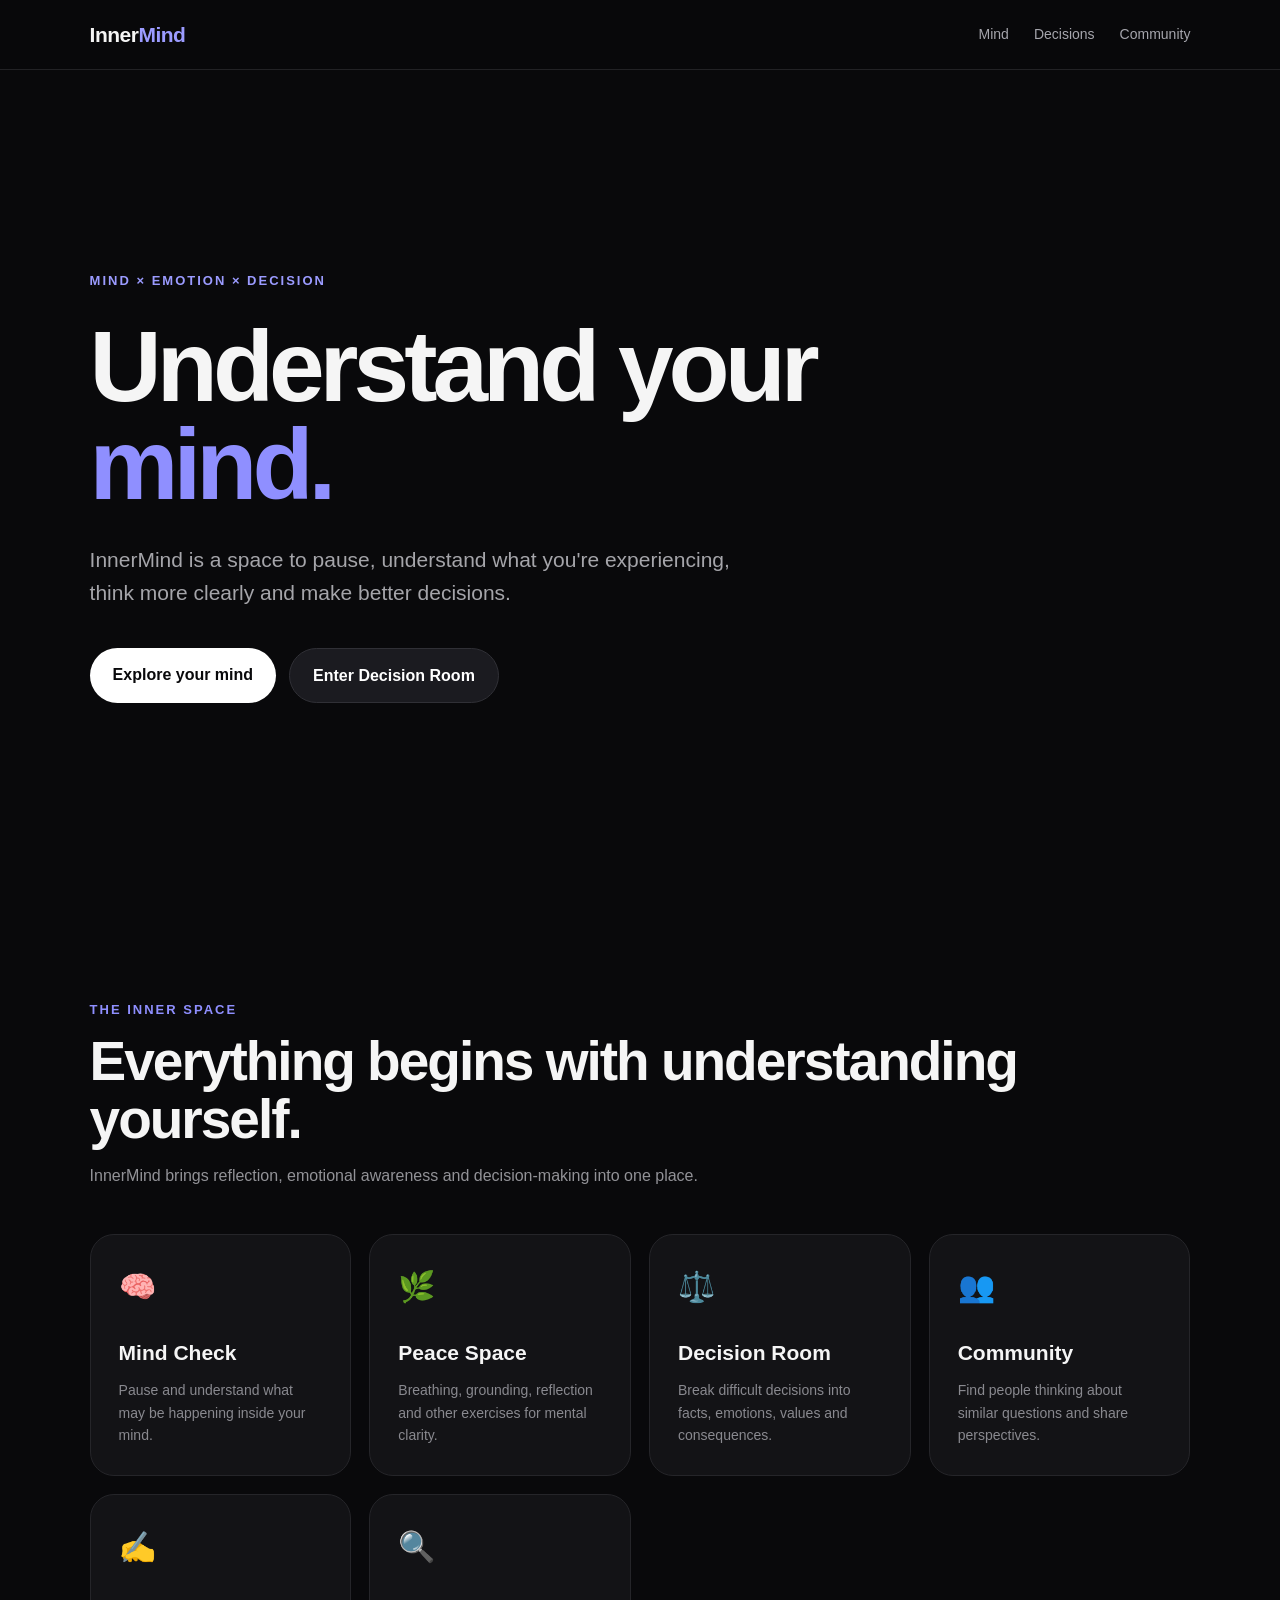
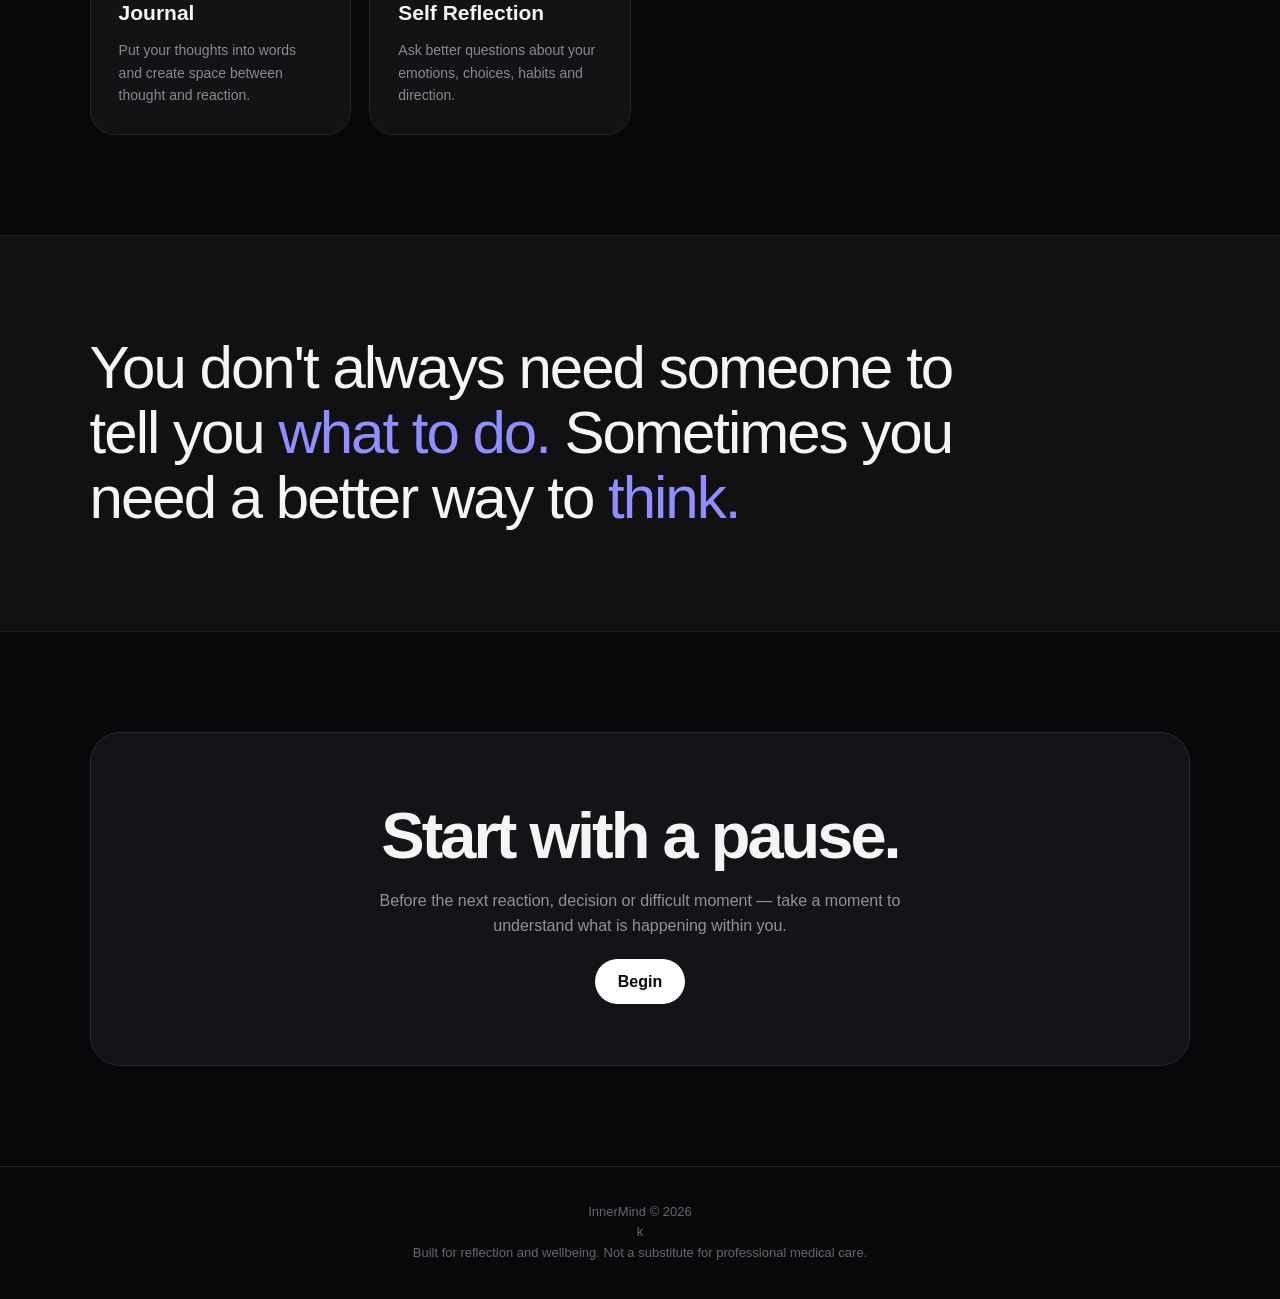
<file: index.html>
<!DOCTYPE html>
<html lang="en">

<head>
    <meta charset="UTF-8">

    <meta name="viewport"
          content="width=device-width, initial-scale=1.0">

    <meta name="description"
          content="InnerMind — a space to understand your mind and make better decisions.">

    <title>InnerMind</title>

    <style>

        * {
            box-sizing: border-box;
            margin: 0;
            padding: 0;
        }

        html {
            scroll-behavior: smooth;
        }

        body {
            font-family:
                -apple-system,
                BlinkMacSystemFont,
                "Segoe UI",
                Arial,
                sans-serif;

            background: #09090b;
            color: #f5f5f5;
            line-height: 1.6;
        }

        a {
            color: inherit;
            text-decoration: none;
        }

        button {
            font: inherit;
        }

        /* =========================
           NAVIGATION
        ========================= */

        .navbar {
            position: sticky;
            top: 0;
            z-index: 100;

            height: 70px;

            display: flex;
            align-items: center;
            justify-content: space-between;

            padding: 0 7%;

            background: rgba(9, 9, 11, 0.88);

            backdrop-filter: blur(18px);

            border-bottom: 1px solid #222225;
        }

        .brand {
            font-size: 21px;
            font-weight: 700;
            letter-spacing: -0.5px;
        }

        .brand-mark {
            color: #9b9bff;
        }

        .nav-links {
            display: flex;
            gap: 25px;
        }

        .nav-links a {
            color: #a6a6ad;
            font-size: 14px;
            transition: 0.2s;
        }

        .nav-links a:hover {
            color: white;
        }

        /* =========================
           HERO
        ========================= */

        .hero {
            min-height: calc(100vh - 70px);

            display: flex;
            align-items: center;

            padding: 80px 7%;

            max-width: 1400px;
            margin: auto;
        }

        .hero-content {
            max-width: 850px;
        }

        .eyebrow {
            display: inline-block;

            color: #9b9bff;

            font-size: 13px;
            font-weight: 600;

            letter-spacing: 2px;

            margin-bottom: 25px;
        }

        .hero h1 {
            font-size: clamp(48px, 9vw, 100px);

            line-height: 0.98;

            letter-spacing: -5px;

            margin-bottom: 30px;
        }

        .hero h1 span {
            color: #8f8fff;
        }

        .hero-description {
            max-width: 650px;

            color: #a5a5aa;

            font-size: clamp(17px, 2vw, 21px);

            margin-bottom: 38px;
        }

        .hero-buttons {
            display: flex;
            gap: 13px;
            flex-wrap: wrap;
        }

        .button {
            border: none;

            padding: 14px 23px;

            border-radius: 100px;

            cursor: pointer;

            font-weight: 600;

            transition:
                transform 0.2s,
                opacity 0.2s;
        }

        .button:hover {
            transform: translateY(-2px);
            opacity: 0.9;
        }

        .button-primary {
            background: white;
            color: #09090b;
        }

        .button-secondary {
            background: #1b1b20;
            color: white;

            border: 1px solid #303036;
        }

        /* =========================
           SECTIONS
        ========================= */

        section {
            max-width: 1400px;
            margin: auto;

            padding: 100px 7%;
        }

        .section-label {
            color: #8f8fff;

            font-size: 13px;
            font-weight: 700;

            letter-spacing: 2px;

            margin-bottom: 12px;
        }

        .section-title {
            font-size: clamp(34px, 5vw, 55px);

            line-height: 1.05;

            letter-spacing: -2px;

            margin-bottom: 15px;
        }

        .section-description {
            max-width: 650px;

            color: #929297;

            margin-bottom: 45px;
        }

        /* =========================
           FEATURE CARDS
        ========================= */

        .feature-grid {
            display: grid;

            grid-template-columns:
                repeat(auto-fit, minmax(230px, 1fr));

            gap: 18px;
        }

        .feature-card {
            background: #131316;

            border: 1px solid #252529;

            border-radius: 24px;

            padding: 28px;

            min-height: 230px;

            transition:
                transform 0.25s,
                border-color 0.25s;
        }

        .feature-card:hover {
            transform: translateY(-5px);
            border-color: #44444c;
        }

        .feature-icon {
            font-size: 30px;

            margin-bottom: 25px;
        }

        .feature-card h3 {
            font-size: 21px;

            margin-bottom: 10px;
        }

        .feature-card p {
            color: #89898f;

            font-size: 14px;
        }

        /* =========================
           PHILOSOPHY
        ========================= */

        .philosophy {
            background: #111114;

            border-top: 1px solid #202024;
            border-bottom: 1px solid #202024;
        }

        .quote {
            max-width: 900px;

            font-size: clamp(30px, 5vw, 60px);

            line-height: 1.08;

            letter-spacing: -2px;
        }

        .quote span {
            color: #8f8fff;
        }

        /* =========================
           CTA
        ========================= */

        .cta {
            text-align: center;
        }

        .cta-box {
            background: #141418;

            border: 1px solid #29292f;

            border-radius: 30px;

            padding: 70px 30px;
        }

        .cta-box h2 {
            font-size: clamp(35px, 6vw, 65px);

            line-height: 1;

            letter-spacing: -3px;

            margin-bottom: 20px;
        }

        .cta-box p {
            color: #929297;

            max-width: 550px;

            margin: 0 auto 30px;
        }

        /* =========================
           FOOTER
        ========================= */

        footer {
            border-top: 1px solid #222225;

            padding: 35px 7%;

            color: #66666c;

            text-align: center;

            font-size: 13px;
        }

        /* =========================
           MOBILE
        ========================= */

        @media (max-width: 700px) {

            .navbar {
                padding: 0 5%;
            }

            .nav-links {
                display: none;
            }

            .hero {
                padding:
                    60px 5%
                    80px;
            }

            .hero h1 {
                letter-spacing: -3px;
            }

            section {
                padding:
                    75px 5%;
            }

            .feature-card {
                min-height: auto;
            }
        }

    </style>
</head>


<body>


<!-- =========================
     NAVIGATION
========================= -->

<header class="navbar">

    <a href="#" class="brand">
        Inner<span class="brand-mark">Mind</span>
    </a>

    <nav class="nav-links">

        <a href="#mind">
            Mind
        </a>

        <a href="#decision">
            Decisions
        </a>

        <a href="#community">
            Community
        </a>

    </nav>

</header>


<!-- =========================
     HERO
========================= -->

<main>

<section class="hero">

    <div class="hero-content">

        <div class="eyebrow">
            MIND × EMOTION × DECISION
        </div>

        <h1>
            Understand your
            <span>mind.</span>
        </h1>

        <p class="hero-description">
            InnerMind is a space to pause,
            understand what you're experiencing,
            think more clearly and make better decisions.
        </p>

        <div class="hero-buttons">

            <a
                href="#mind"
                class="button button-primary"
            >
                Explore your mind
            </a>

            <a
                href="#decision"
                class="button button-secondary"
            >
                Enter Decision Room
            </a>

        </div>

    </div>

</section>


<!-- =========================
     CORE FEATURES
========================= -->

<section id="mind">

    <div class="section-label">
        THE INNER SPACE
    </div>

    <h2 class="section-title">
        Everything begins with
        understanding yourself.
    </h2>

    <p class="section-description">
        InnerMind brings reflection,
        emotional awareness and decision-making
        into one place.
    </p>


    <div class="feature-grid">


        <article class="feature-card">

            <div class="feature-icon">
                🧠
            </div>

            <h3>
                Mind Check
            </h3>

            <p>
                Pause and understand
                what may be happening
                inside your mind.
            </p>

        </article>


        <article class="feature-card">

            <div class="feature-icon">
                🌿
            </div>

            <h3>
                Peace Space
            </h3>

            <p>
                Breathing, grounding,
                reflection and other
                exercises for mental clarity.
            </p>

        </article>


        <article
            class="feature-card"
            id="decision"
        >

            <div class="feature-icon">
                ⚖️
            </div>

            <h3>
                Decision Room
            </h3>

            <p>
                Break difficult decisions
                into facts, emotions,
                values and consequences.
            </p>

        </article>


        <article
            class="feature-card"
            id="community"
        >

            <div class="feature-icon">
                👥
            </div>

            <h3>
                Community
            </h3>

            <p>
                Find people thinking about
                similar questions and
                share perspectives.
            </p>

        </article>


        <article class="feature-card">

            <div class="feature-icon">
                ✍️
            </div>

            <h3>
                Journal
            </h3>

            <p>
                Put your thoughts into words
                and create space between
                thought and reaction.
            </p>

        </article>


        <article class="feature-card">

            <div class="feature-icon">
                🔍
            </div>

            <h3>
                Self Reflection
            </h3>

            <p>
                Ask better questions about
                your emotions, choices,
                habits and direction.
            </p>

        </article>


    </div>

</section>


<!-- =========================
     PHILOSOPHY
========================= -->

<section class="philosophy">

    <div class="quote">

        You don't always need
        someone to tell you
        <span>what to do.</span>

        Sometimes you need
        a better way to
        <span>think.</span>

    </div>

</section>


<!-- =========================
     CTA
========================= -->

<section class="cta">

    <div class="cta-box">

        <h2>
            Start with a pause.
        </h2>

        <p>
            Before the next reaction,
            decision or difficult moment —
            take a moment to understand
            what is happening within you.
        </p>

        <a
            href="#mind"
            class="button button-primary"
        >
            Begin
        </a>

    </div>

</section>

</main>


<!-- =========================
     FOOTER
========================= -->

<footer>

    <div>
        InnerMind © 2026
    </div>k

    <br>

    <div>
        Built for reflection and wellbeing.
        Not a substitute for professional medical care.
    </div>

</footer>


</body>

  </html>
</file>
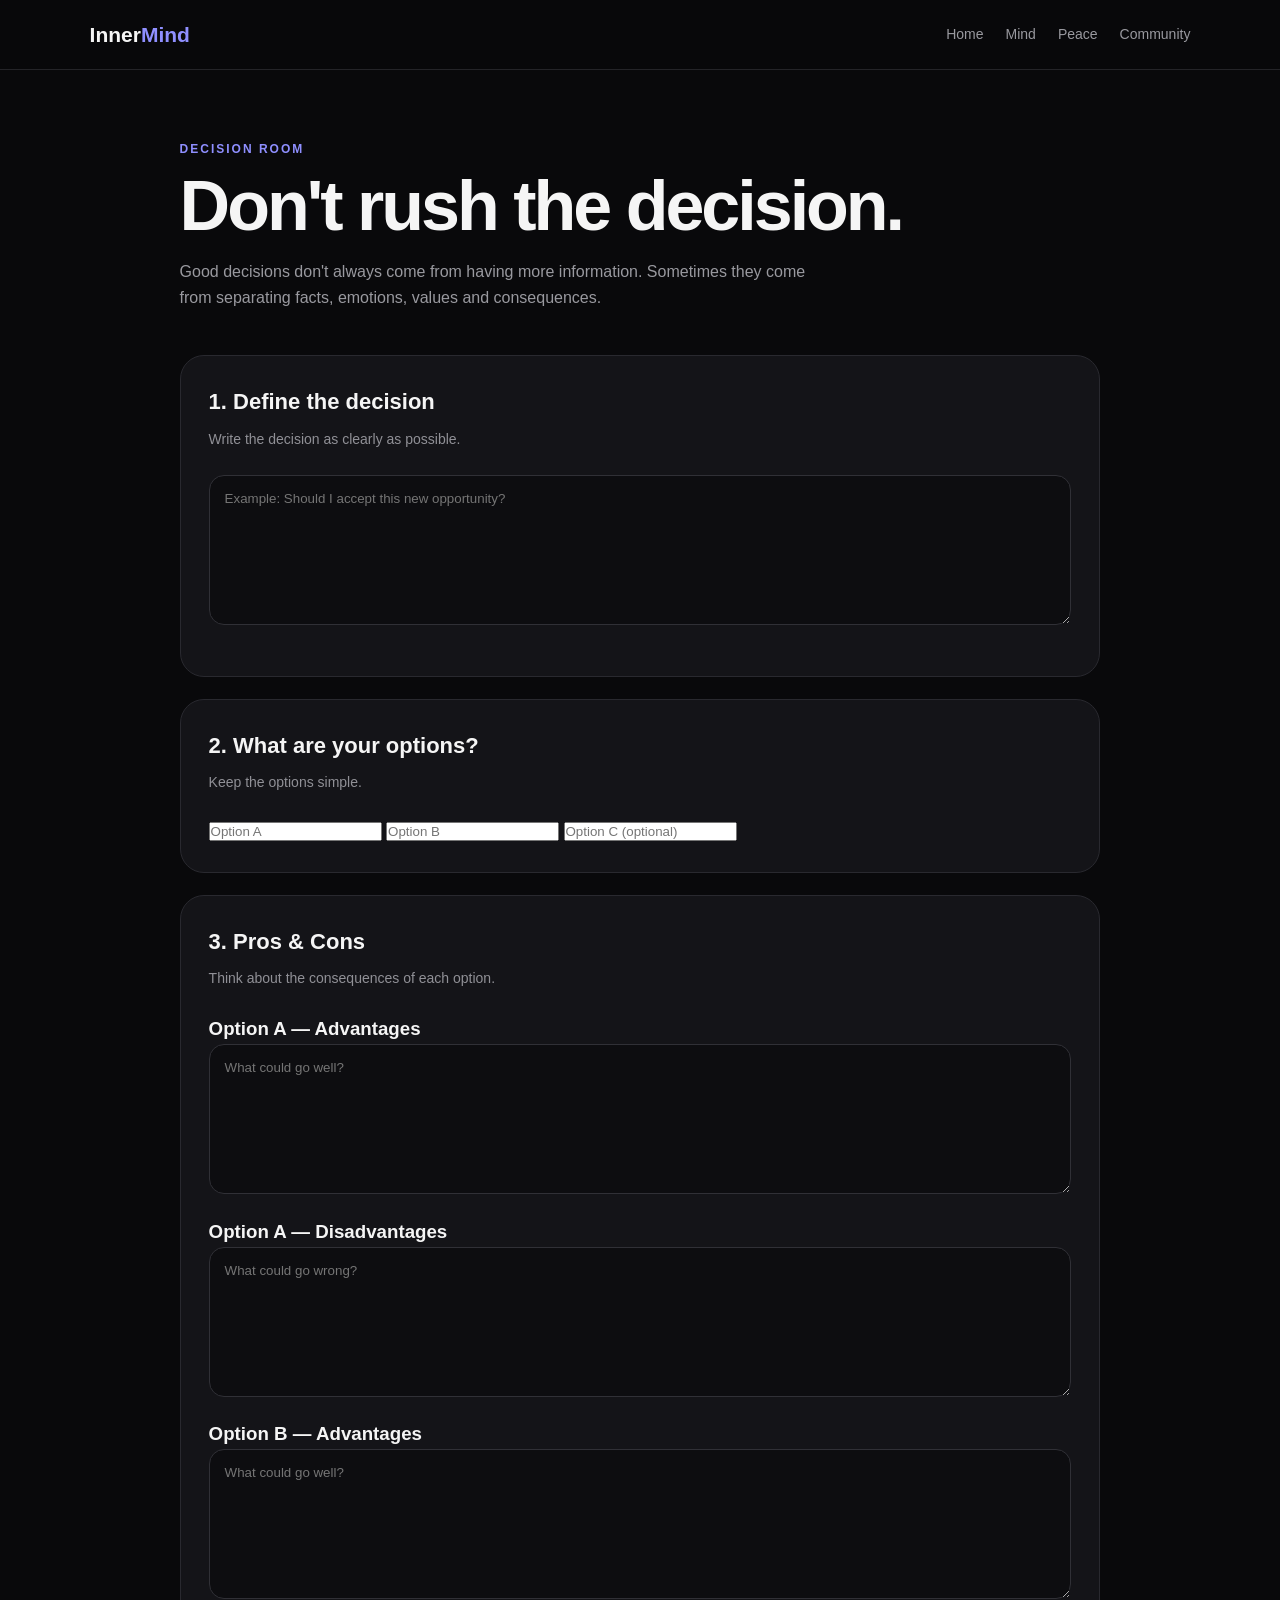
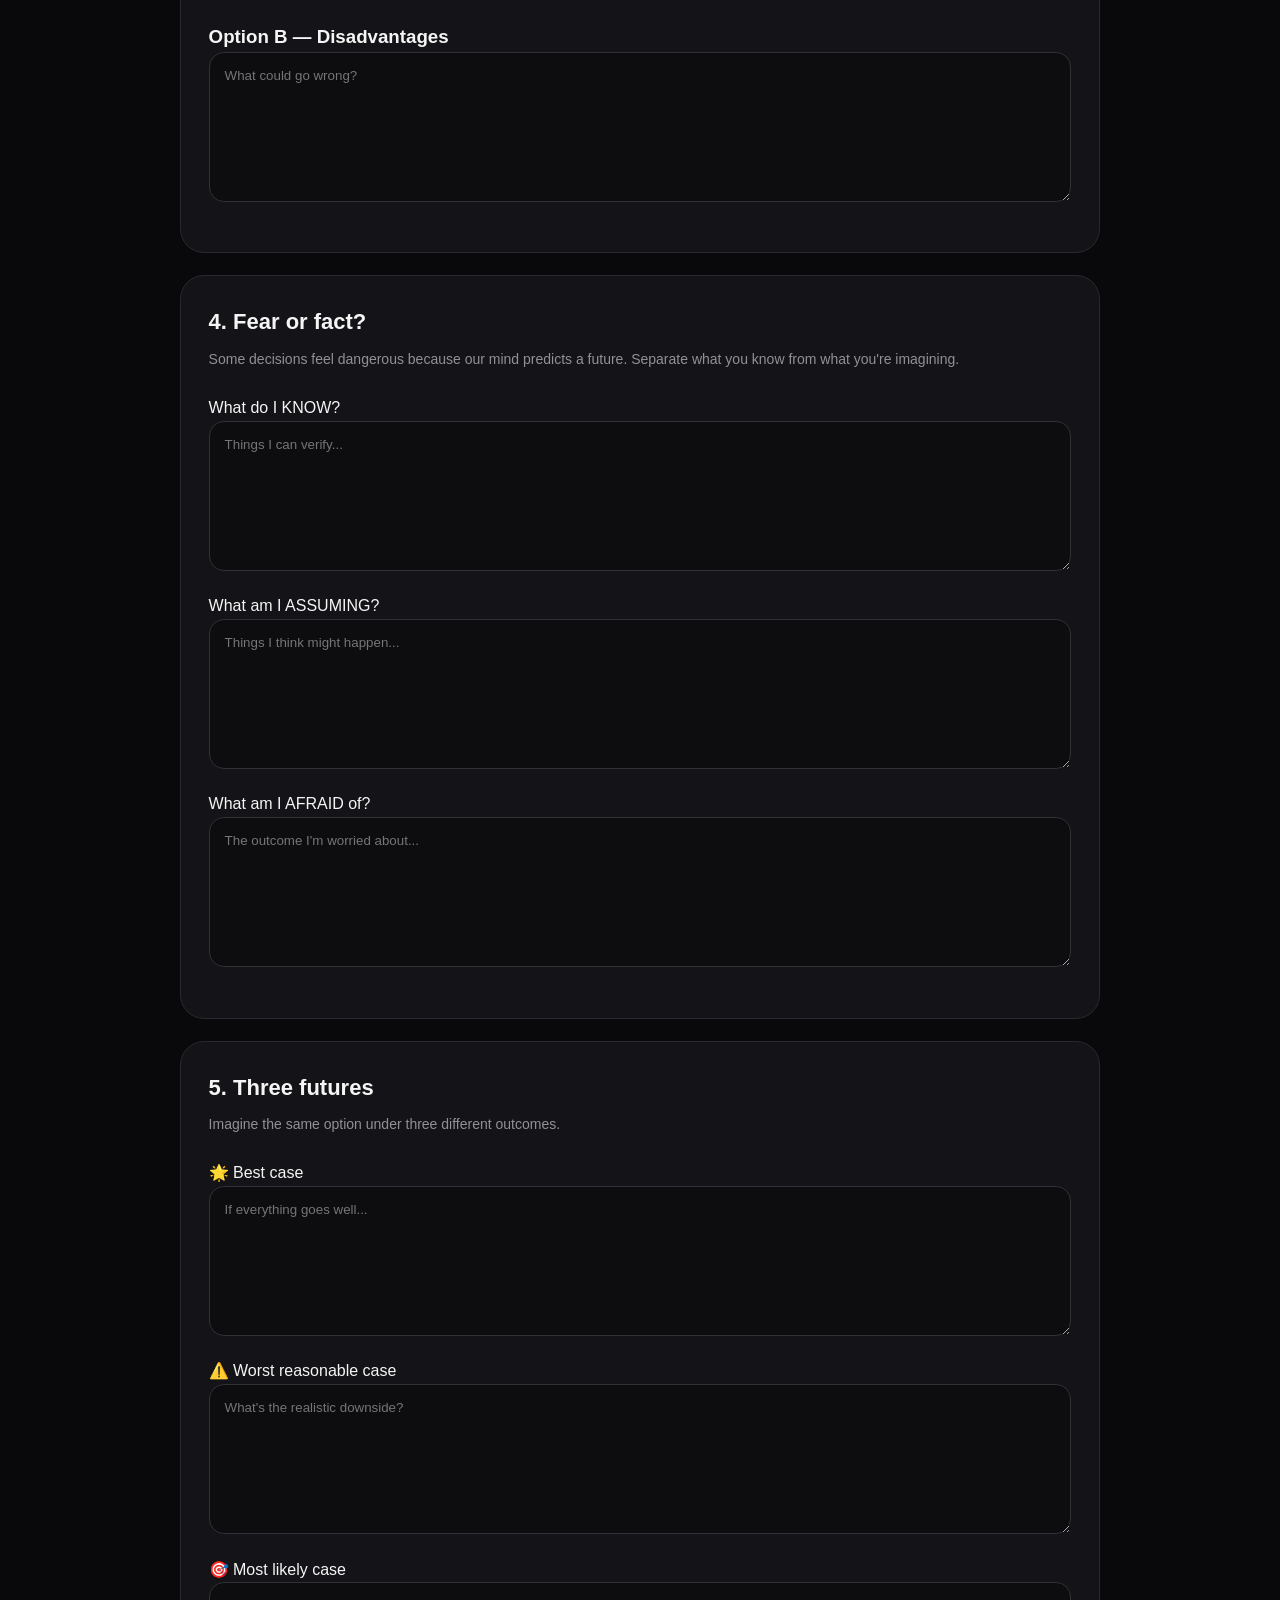
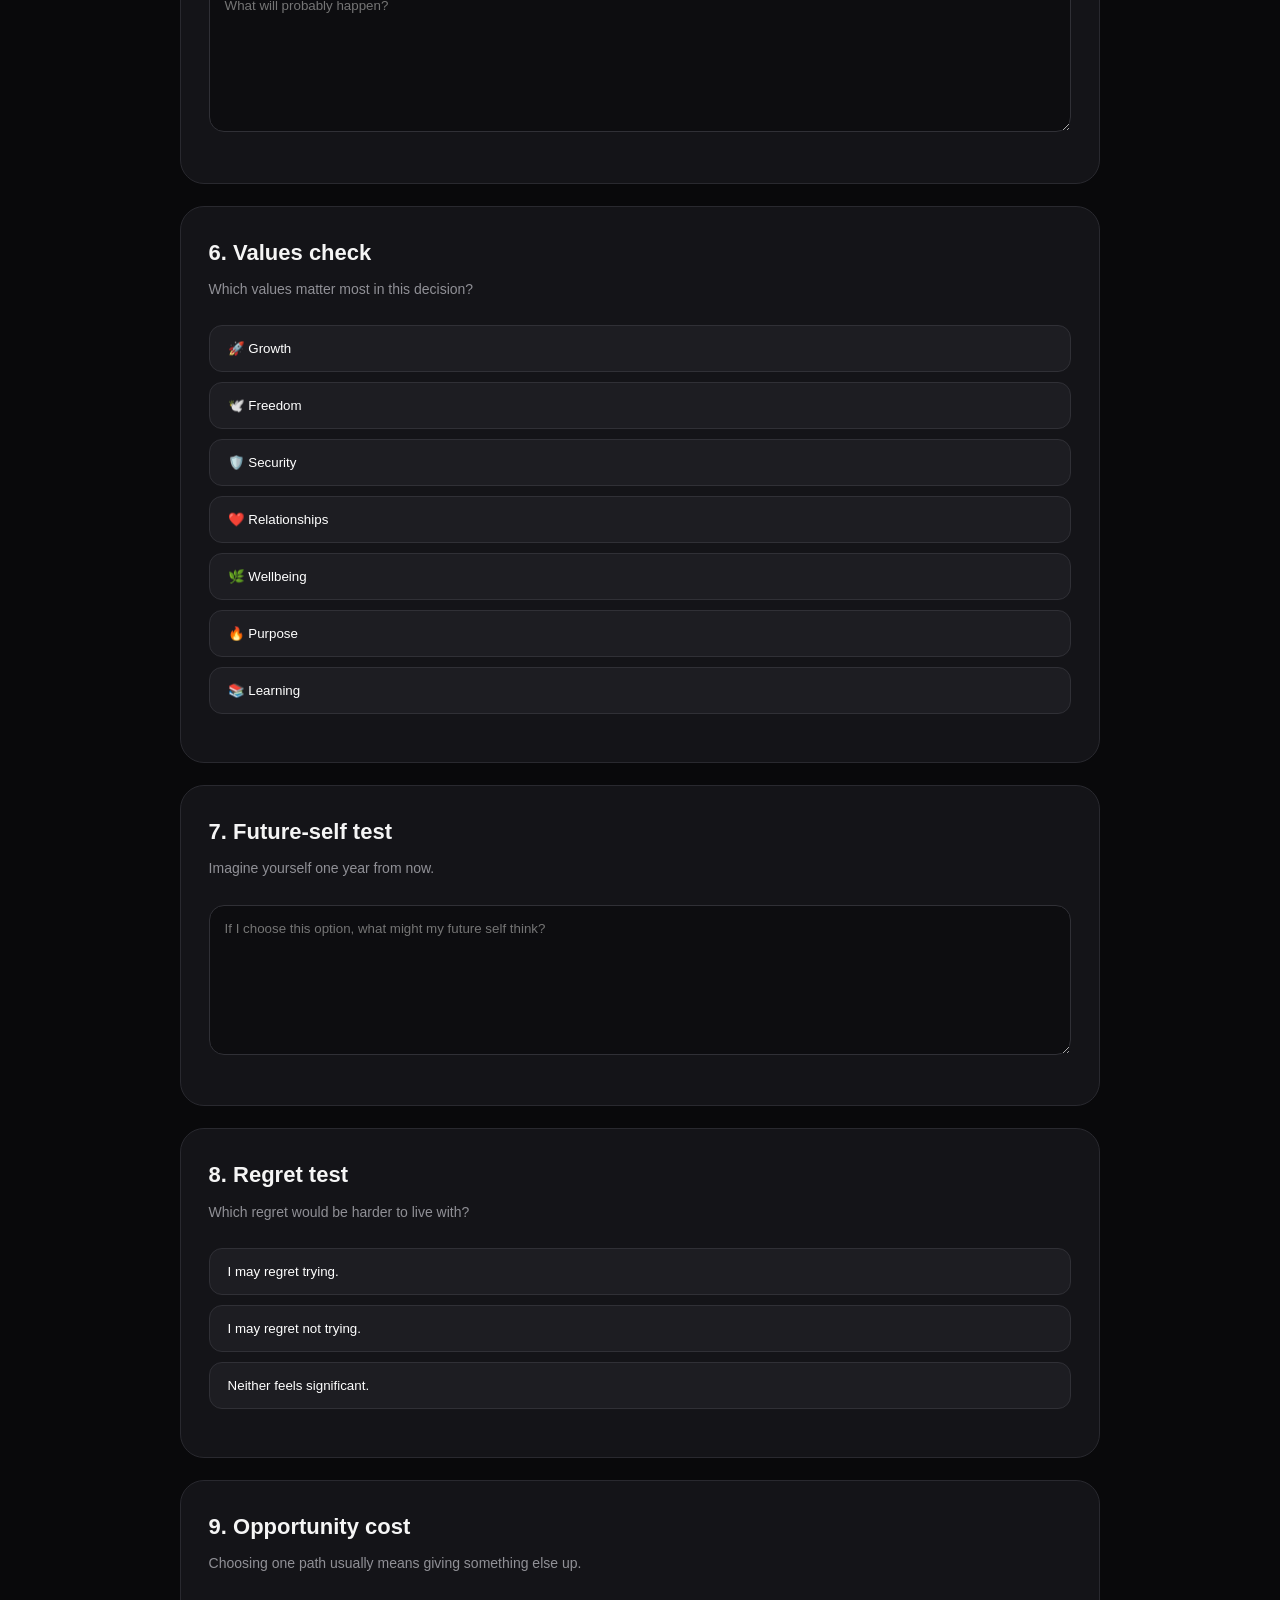
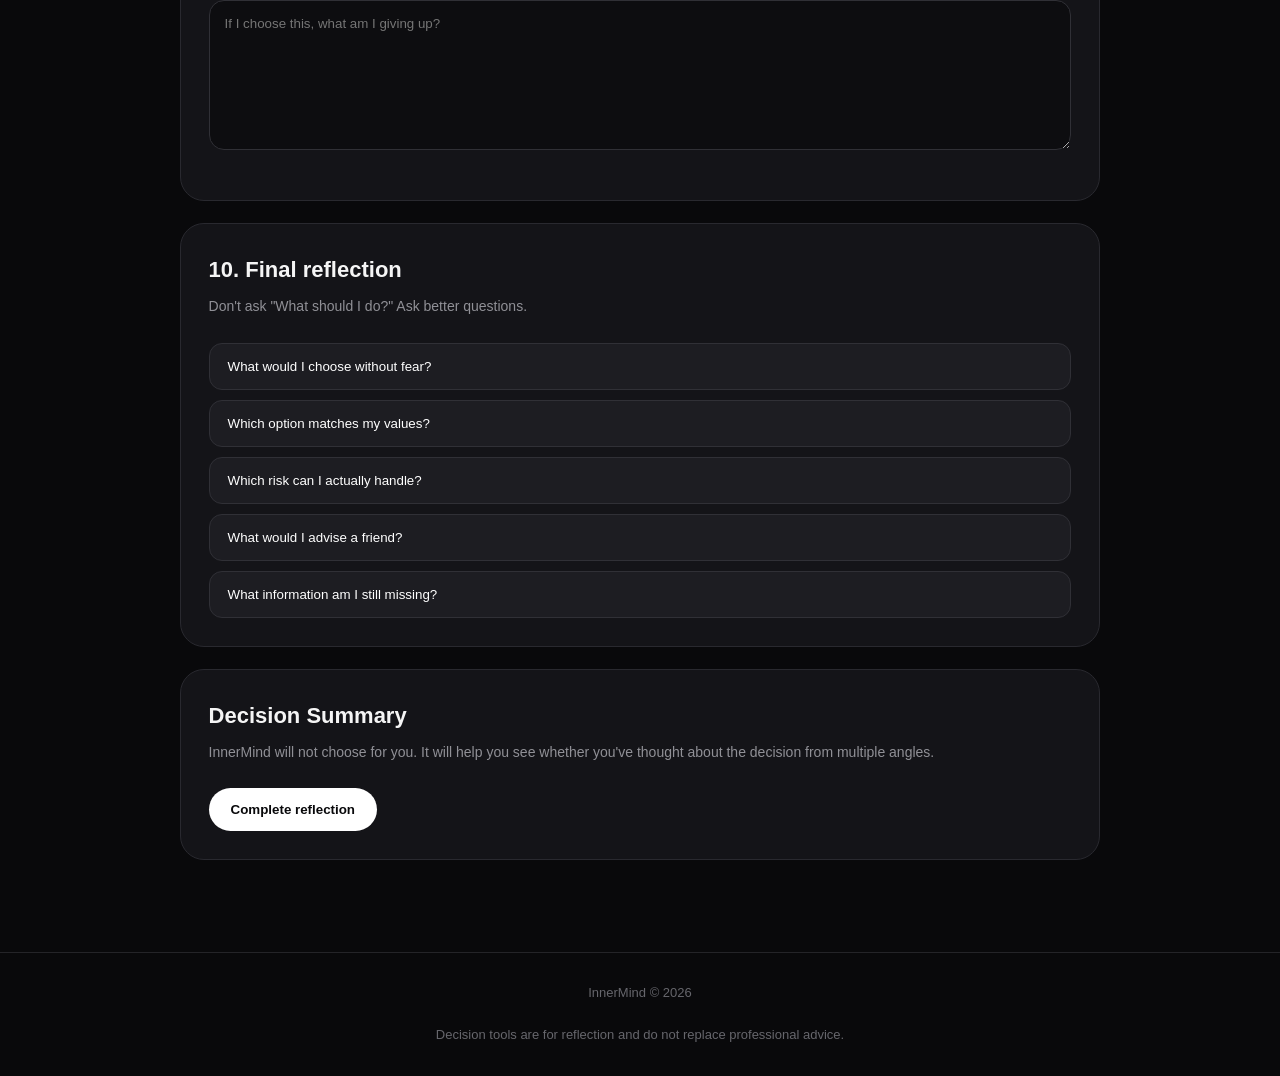
<file: decisions.html>
<!DOCTYPE html>
<html lang="en">

<head>

    <meta charset="UTF-8">

    <meta
        name="viewport"
        content="width=device-width, initial-scale=1.0"
    >

    <meta
        name="description"
        content="InnerMind Decision Room — think clearly before making important decisions."
    >

    <title>Decision Room — InnerMind</title>

    <link rel="stylesheet" href="style.css">

</head>


<body>


<!-- =========================
     NAVIGATION
========================= -->

<header class="navbar">

    <a href="index.html" class="brand">
        Inner<span>Mind</span>
    </a>

    <nav class="nav-links">

        <a href="index.html">Home</a>

        <a href="mind.html">Mind</a>

        <a href="peace.html">Peace</a>

        <a href="community.html">Community</a>

    </nav>

</header>



<!-- =========================
     MAIN
========================= -->

<main class="container">


    <div class="page-intro">

        <div class="label">
            DECISION ROOM
        </div>

        <h1>
            Don't rush the decision.
        </h1>

        <p class="description">

            Good decisions don't always come from
            having more information.

            Sometimes they come from separating
            facts, emotions, values and consequences.

        </p>

    </div>



    <!-- =========================
         DECISION INPUT
    ========================= -->

    <div class="card">

        <h2 class="card-title">
            1. Define the decision
        </h2>

        <p class="card-description">

            Write the decision as clearly as possible.

        </p>

        <textarea
            id="decision"
            placeholder="Example: Should I accept this new opportunity?"
        ></textarea>

    </div>



    <!-- =========================
         OPTION A / B
    ========================= -->

    <div class="card">

        <h2 class="card-title">
            2. What are your options?
        </h2>

        <p class="card-description">

            Keep the options simple.

        </p>

        <input
            id="optionA"
            placeholder="Option A"
        >

        <input
            id="optionB"
            placeholder="Option B"
        >

        <input
            id="optionC"
            placeholder="Option C (optional)"
        >

    </div>



    <!-- =========================
         PROS AND CONS
    ========================= -->

    <div class="card">

        <h2 class="card-title">
            3. Pros & Cons
        </h2>

        <p class="card-description">

            Think about the consequences of
            each option.

        </p>


        <h3>Option A — Advantages</h3>

        <textarea
            id="prosA"
            placeholder="What could go well?"
        ></textarea>


        <h3>Option A — Disadvantages</h3>

        <textarea
            id="consA"
            placeholder="What could go wrong?"
        ></textarea>


        <h3>Option B — Advantages</h3>

        <textarea
            id="prosB"
            placeholder="What could go well?"
        ></textarea>


        <h3>Option B — Disadvantages</h3>

        <textarea
            id="consB"
            placeholder="What could go wrong?"
        ></textarea>

    </div>



    <!-- =========================
         FEAR VS FACT
    ========================= -->

    <div class="card">

        <h2 class="card-title">
            4. Fear or fact?
        </h2>

        <p class="card-description">

            Some decisions feel dangerous because
            our mind predicts a future.

            Separate what you know from what
            you're imagining.

        </p>


        <label>
            What do I KNOW?
        </label>

        <textarea
            id="facts"
            placeholder="Things I can verify..."
        ></textarea>


        <label>
            What am I ASSUMING?
        </label>

        <textarea
            id="assumptions"
            placeholder="Things I think might happen..."
        ></textarea>


        <label>
            What am I AFRAID of?
        </label>

        <textarea
            id="fear"
            placeholder="The outcome I'm worried about..."
        ></textarea>

    </div>



    <!-- =========================
         BEST / WORST / LIKELY
    ========================= -->

    <div class="card">

        <h2 class="card-title">
            5. Three futures
        </h2>

        <p class="card-description">

            Imagine the same option under
            three different outcomes.

        </p>


        <label>
            🌟 Best case
        </label>

        <textarea
            id="bestCase"
            placeholder="If everything goes well..."
        ></textarea>


        <label>
            ⚠️ Worst reasonable case
        </label>

        <textarea
            id="worstCase"
            placeholder="What's the realistic downside?"
        ></textarea>


        <label>
            🎯 Most likely case
        </label>

        <textarea
            id="likelyCase"
            placeholder="What will probably happen?"
        ></textarea>

    </div>



    <!-- =========================
         VALUES
    ========================= -->

    <div class="card">

        <h2 class="card-title">
            6. Values check
        </h2>

        <p class="card-description">

            Which values matter most in this decision?

        </p>


        <div class="options">

            <button
                class="option"
                onclick="selectValue(this, 'growth')"
            >
                🚀 Growth
            </button>

            <button
                class="option"
                onclick="selectValue(this, 'freedom')"
            >
                🕊️ Freedom
            </button>

            <button
                class="option"
                onclick="selectValue(this, 'security')"
            >
                🛡️ Security
            </button>

            <button
                class="option"
                onclick="selectValue(this, 'relationships')"
            >
                ❤️ Relationships
            </button>

            <button
                class="option"
                onclick="selectValue(this, 'health')"
            >
                🌿 Wellbeing
            </button>

            <button
                class="option"
                onclick="selectValue(this, 'purpose')"
            >
                🔥 Purpose
            </button>

            <button
                class="option"
                onclick="selectValue(this, 'learning')"
            >
                📚 Learning
            </button>

        </div>


        <p
            id="selectedValue"
            style="margin-top:20px;color:#999;"
        ></p>

    </div>



    <!-- =========================
         FUTURE SELF
    ========================= -->

    <div class="card">

        <h2 class="card-title">
            7. Future-self test
        </h2>

        <p class="card-description">

            Imagine yourself one year from now.

        </p>


        <textarea
            id="futureSelf"
            placeholder="If I choose this option, what might my future self think?"
        ></textarea>

    </div>



    <!-- =========================
         REGRET TEST
    ========================= -->

    <div class="card">

        <h2 class="card-title">
            8. Regret test
        </h2>

        <p class="card-description">

            Which regret would be harder to live with?

        </p>


        <div class="options">

            <button
                class="option"
                onclick="selectRegret(this, 'try')"
            >
                I may regret trying.
            </button>

            <button
                class="option"
                onclick="selectRegret(this, 'nottry')"
            >
                I may regret not trying.
            </button>

            <button
                class="option"
                onclick="selectRegret(this, 'neither')"
            >
                Neither feels significant.
            </button>

        </div>


        <p
            id="regretResult"
            style="margin-top:20px;color:#999;"
        ></p>

    </div>



    <!-- =========================
         OPPORTUNITY COST
    ========================= -->

    <div class="card">

        <h2 class="card-title">
            9. Opportunity cost
        </h2>

        <p class="card-description">

            Choosing one path usually means
            giving something else up.

        </p>


        <textarea
            id="opportunity"
            placeholder="If I choose this, what am I giving up?"
        ></textarea>

    </div>



    <!-- =========================
         FINAL REFLECTION
    ========================= -->

    <div class="card">

        <h2 class="card-title">
            10. Final reflection
        </h2>

        <p class="card-description">

            Don't ask "What should I do?"

            Ask better questions.

        </p>


        <div class="options">

            <button
                class="option"
                onclick="finalQuestion(1)"
            >
                What would I choose without fear?
            </button>

            <button
                class="option"
                onclick="finalQuestion(2)"
            >
                Which option matches my values?
            </button>

            <button
                class="option"
                onclick="finalQuestion(3)"
            >
                Which risk can I actually handle?
            </button>

            <button
                class="option"
                onclick="finalQuestion(4)"
            >
                What would I advise a friend?
            </button>

            <button
                class="option"
                onclick="finalQuestion(5)"
            >
                What information am I still missing?
            </button>

        </div>


        <div
            id="finalQuestion"
            class="result"
        >

            <div class="result-title">
                Reflection
            </div>

            <div
                id="finalQuestionText"
                class="result-text"
            ></div>

        </div>

    </div>



    <!-- =========================
         ANALYZE
    ========================= -->

    <div class="card">

        <h2 class="card-title">
            Decision Summary
        </h2>

        <p class="card-description">

            InnerMind will not choose for you.

            It will help you see whether
            you've thought about the decision
            from multiple angles.

        </p>


        <button
            class="primary-button"
            onclick="analyzeDecision()"
        >
            Complete reflection
        </button>


        <div
            id="summary"
            class="result"
        >

            <div class="result-title">
                Your reflection is complete.
            </div>

            <div
                id="summaryText"
                class="result-text"
            ></div>

        </div>

    </div>


</main>



<footer>

    InnerMind © 2026

    <br><br>

    Decision tools are for reflection
    and do not replace professional advice.

</footer>



<script>


/* =========================
   VALUES
========================= */

let selectedValue = "";

function selectValue(button, value) {

    document
        .querySelectorAll(".option")
        .forEach(item => {
            item.classList.remove("selected");
        });

    button.classList.add("selected");

    selectedValue = value;

    const names = {

        growth: "Growth",

        freedom: "Freedom",

        security: "Security",

        relationships: "Relationships",

        health: "Wellbeing",

        purpose: "Purpose",

        learning: "Learning"

    };

    document.getElementById("selectedValue")
        .innerText =
        "Your selected value: " + names[value];

}



/* =========================
   REGRET
========================= */

let regretChoice = "";

function selectRegret(button, choice) {

    button
        .parentElement
        .querySelectorAll(".option")
        .forEach(item => {
            item.classList.remove("selected");
        });

    button.classList.add("selected");

    regretChoice = choice;


    const messages = {

        try:
            "This suggests the possibility of trying feels more uncomfortable than the possibility of failure.",

        nottry:
            "This suggests the possibility of missing the opportunity may weigh more heavily on you.",

        neither:
            "This suggests regret may not be a major factor in this decision."

    };


    document.getElementById("regretResult")
        .innerText =
        messages[choice];

}



/* =========================
   FINAL QUESTIONS
========================= */

function finalQuestion(number) {

    const questions = {

        1:
            "If fear disappeared for a moment, what choice would you naturally lean toward?",

        2:
            "Which option is most consistent with the person you want to become?",

        3:
            "A risk doesn't automatically mean a bad decision. Ask whether the downside is survivable and manageable.",

        4:
            "Imagine someone you care about had exactly your situation. What would you tell them?",

        5:
            "Identify the missing information. If it can realistically be obtained, consider gathering it before deciding."

    };


    document.getElementById("finalQuestionText")
        .innerText =
        questions[number];

    document.getElementById("finalQuestion")
        .classList.add("show");

}



/* =========================
   FINAL ANALYSIS
========================= */

function analyzeDecision() {

    const decision =
        document.getElementById("decision").value.trim();

    const optionA =
        document.getElementById("optionA").value.trim();

    const optionB =
        document.getElementById("optionB").value.trim();

    const facts =
        document.getElementById("facts").value.trim();

    const assumptions =
        document.getElementById("assumptions").value.trim();

    const futureSelf =
        document.getElementById("futureSelf").value.trim();

    const opportunity =
        document.getElementById("opportunity").value.trim();


    let completed = 0;

    const fields = [

        decision,

        optionA,

        optionB,

        facts,

        assumptions,

        futureSelf,

        opportunity

    ];


    fields.forEach(field => {

        if (field.length > 0) {
            completed++;
        }

    });


    const summary =
        document.getElementById("summary");

    const summaryText =
        document.getElementById("summaryText");


    if (!decision) {

        summaryText.innerText =
            "Start by clearly defining the decision you're facing.";

    }

    else {

        let message =

            "You've completed " +
            completed +
            " of the main reflection areas.<br><br>";


        if (selectedValue) {

            message +=
                "You identified a value that matters to you.<br>";

        }

        if (regretChoice) {

            message +=
                "You considered potential regret.<br>";

        }

        if (facts && assumptions) {

            message +=
                "You separated facts from assumptions.<br>";

        }

        if (futureSelf) {

            message +=
                "You considered your future perspective.<br>";

        }

        if (opportunity) {

            message +=
                "You considered the opportunity cost.<br>";

        }


        message +=

            "<br><b>Important:</b> " +

            "InnerMind does not decide for you. " +

            "The purpose of this exercise is to make " +

            "your own reasoning clearer.";


        summaryText.innerHTML = message;

    }


    summary.classList.add("show");


    window.scrollTo({

        top:
            summary.offsetTop - 100,

        behavior:
            "smooth"

    });

}


</script>


</body>

          </html>
</file>
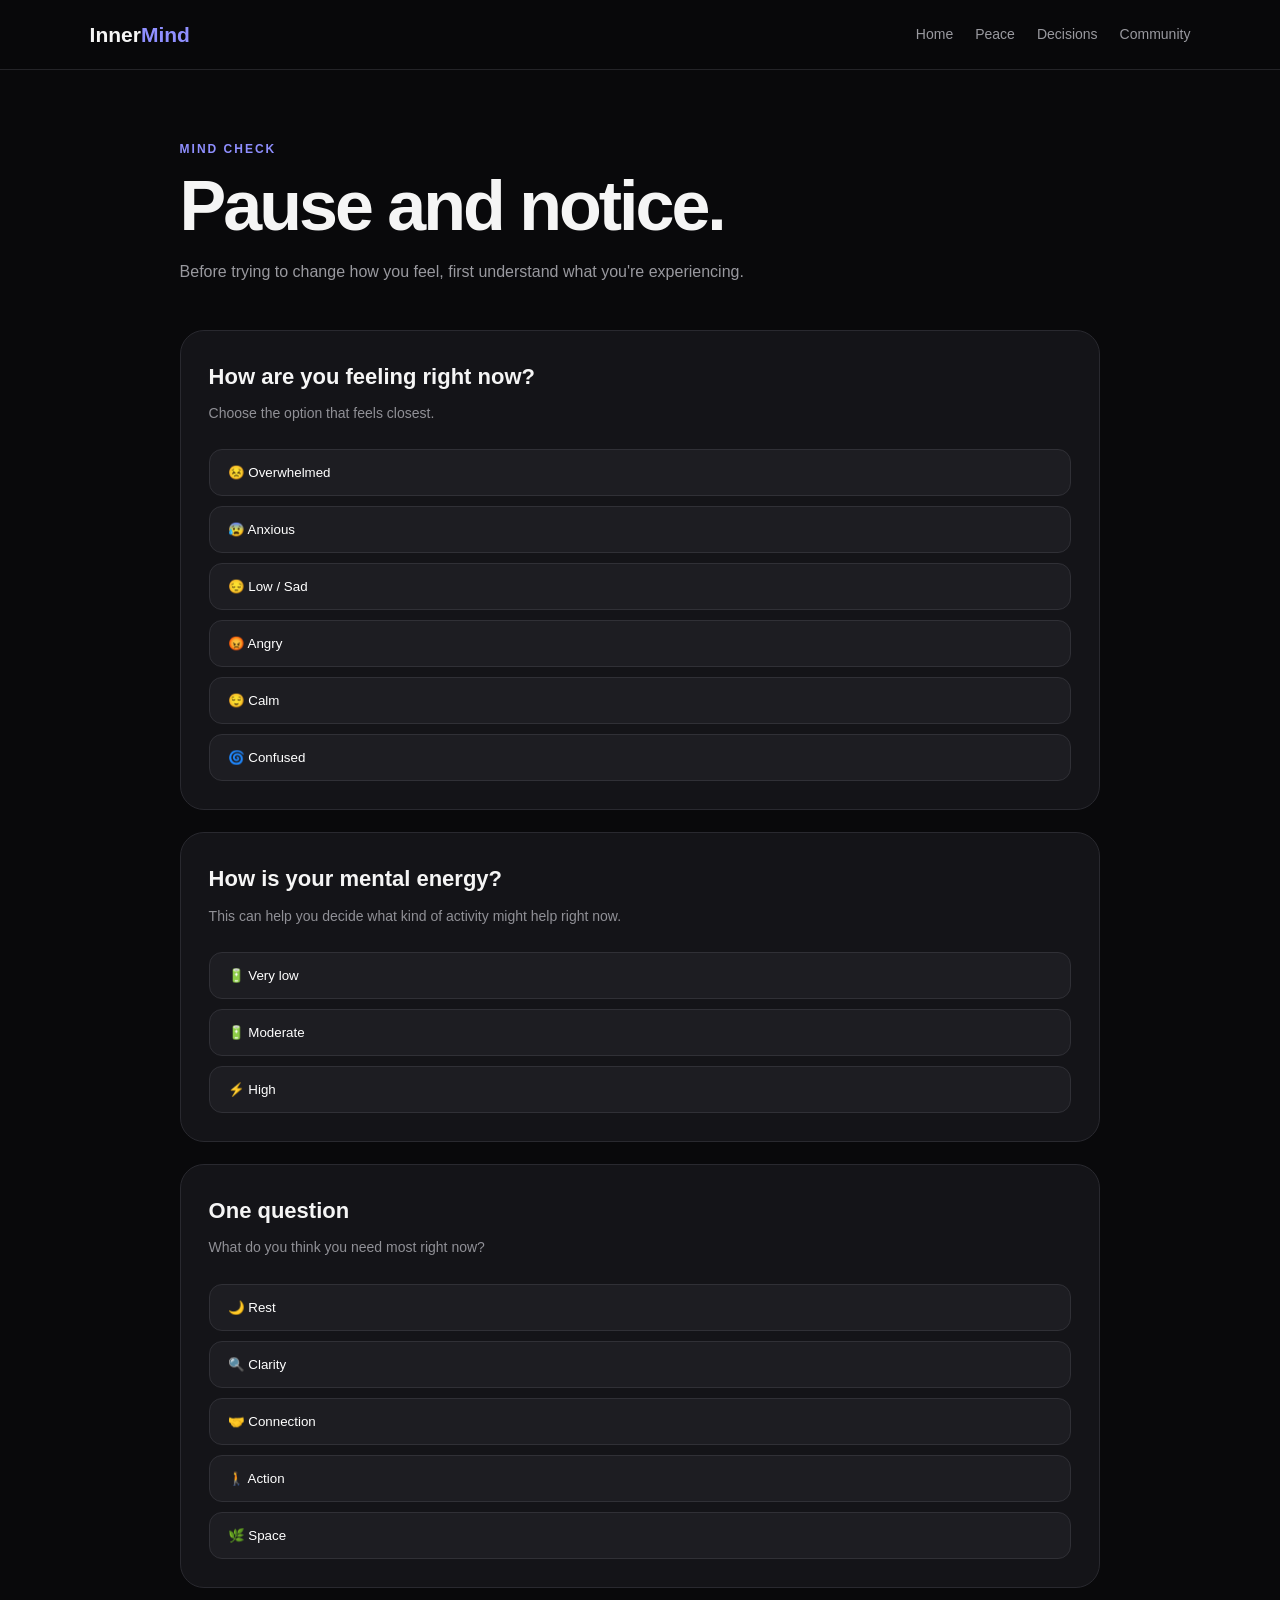
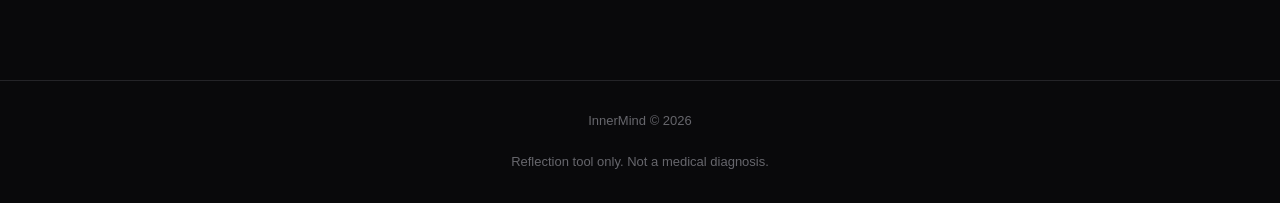
<file: mind.html>
<!DOCTYPE html>
<html lang="en">

<head>

    <meta charset="UTF-8">

    <meta
        name="viewport"
        content="width=device-width, initial-scale=1.0"
    >

    <title>Mind Check — InnerMind</title>

    <link rel="stylesheet" href="style.css">

</head>


<body>


<header class="navbar">

    <a href="index.html" class="brand">
        Inner<span>Mind</span>
    </a>

    <nav class="nav-links">

        <a href="index.html">Home</a>

        <a href="peace.html">Peace</a>

        <a href="decisions.html">Decisions</a>

        <a href="community.html">Community</a>

    </nav>

</header>



<main class="container">


    <div class="page-intro">

        <div class="label">
            MIND CHECK
        </div>

        <h1>
            Pause and notice.
        </h1>

        <p class="description">
            Before trying to change how you feel,
            first understand what you're experiencing.
        </p>

    </div>



    <!-- MOOD -->

    <div class="card">

        <h2 class="card-title">
            How are you feeling right now?
        </h2>

        <p class="card-description">
            Choose the option that feels closest.
        </p>


        <div class="options">

            <button
                class="option"
                onclick="selectMood(this, 'overwhelmed')"
            >
                😣 Overwhelmed
            </button>

            <button
                class="option"
                onclick="selectMood(this, 'anxious')"
            >
                😰 Anxious
            </button>

            <button
                class="option"
                onclick="selectMood(this, 'sad')"
            >
                😔 Low / Sad
            </button>

            <button
                class="option"
                onclick="selectMood(this, 'angry')"
            >
                😡 Angry
            </button>

            <button
                class="option"
                onclick="selectMood(this, 'calm')"
            >
                😌 Calm
            </button>

            <button
                class="option"
                onclick="selectMood(this, 'confused')"
            >
                🌀 Confused
            </button>

        </div>


        <div id="moodResult" class="result">

            <div class="result-title">
                A moment of awareness
            </div>

            <div
                id="moodText"
                class="result-text"
            ></div>

        </div>

    </div>



    <!-- ENERGY -->

    <div class="card">

        <h2 class="card-title">
            How is your mental energy?
        </h2>

        <p class="card-description">
            This can help you decide what kind of
            activity might help right now.
        </p>


        <div class="options">

            <button
                class="option"
                onclick="energy('low')"
            >
                🔋 Very low
            </button>

            <button
                class="option"
                onclick="energy('medium')"
            >
                🔋 Moderate
            </button>

            <button
                class="option"
                onclick="energy('high')"
            >
                ⚡ High
            </button>

        </div>


        <div id="energyResult" class="result">

            <div class="result-title">
                Your next step
            </div>

            <div
                id="energyText"
                class="result-text"
            ></div>

        </div>

    </div>



    <!-- REFLECTION -->

    <div class="card">

        <h2 class="card-title">
            One question
        </h2>

        <p class="card-description">
            What do you think you need most right now?
        </p>


        <div class="options">

            <button
                class="option"
                onclick="reflection('rest')"
            >
                🌙 Rest
            </button>

            <button
                class="option"
                onclick="reflection('clarity')"
            >
                🔍 Clarity
            </button>

            <button
                class="option"
                onclick="reflection('connection')"
            >
                🤝 Connection
            </button>

            <button
                class="option"
                onclick="reflection('action')"
            >
                🚶 Action
            </button>

            <button
                class="option"
                onclick="reflection('space')"
            >
                🌿 Space
            </button>

        </div>


        <div id="reflectionResult" class="result">

            <div class="result-title">
                Remember
            </div>

            <div
                id="reflectionText"
                class="result-text"
            ></div>

        </div>

    </div>


</main>



<footer>

    InnerMind © 2026

    <br><br>

    Reflection tool only.
    Not a medical diagnosis.

</footer>



<script>

function selectMood(button, mood) {

    document
        .querySelectorAll(".option")
        .forEach(item => {
            item.classList.remove("selected");
        });

    button.classList.add("selected");


    const messages = {

        overwhelmed:
        "You don't have to solve everything at once. Reduce the problem to the next small thing you can control.",

        anxious:
        "Try separating what is happening now from what your mind is predicting might happen.",

        sad:
        "You don't need to force yourself to feel different immediately. Give the feeling some space.",

        angry:
        "Strong emotions can contain information, but you don't have to act while the emotion is at its peak.",

        calm:
        "This may be a useful moment for reflection. What matters most to you right now?",

        confused:
        "Confusion often becomes clearer when thoughts are written down. Separate facts, assumptions and feelings."

    };


    document.getElementById("moodText").innerText =
        messages[mood];

    document.getElementById("moodResult")
        .classList.add("show");
}



function energy(level) {

    const messages = {

        low:
        "Choose something gentle: rest, hydration, a short walk or a quiet breathing exercise.",

        medium:
        "You may have enough energy for a short reflection exercise or one small meaningful task.",

        high:
        "Use the energy intentionally. Before acting quickly, ask whether the action actually matters."

    };


    document.getElementById("energyText").innerText =
        messages[level];

    document.getElementById("energyResult")
        .classList.add("show");
}



function reflection(type) {

    const messages = {

        rest:
        "Rest is not always avoidance. Sometimes recovery is the most useful next action.",

        clarity:
        "Write down the situation and divide it into: what I know, what I assume and what I don't know.",

        connection:
        "Consider whether there is someone safe and supportive you could talk to.",

        action:
        "Choose one small action that moves you forward rather than trying to solve everything.",

        space:
        "Step away from the situation for a few minutes before deciding what to do."

    };


    document.getElementById("reflectionText").innerText =
        messages[type];

    document.getElementById("reflectionResult")
        .classList.add("show");
}

</script>


</body>

  </html>
</file>
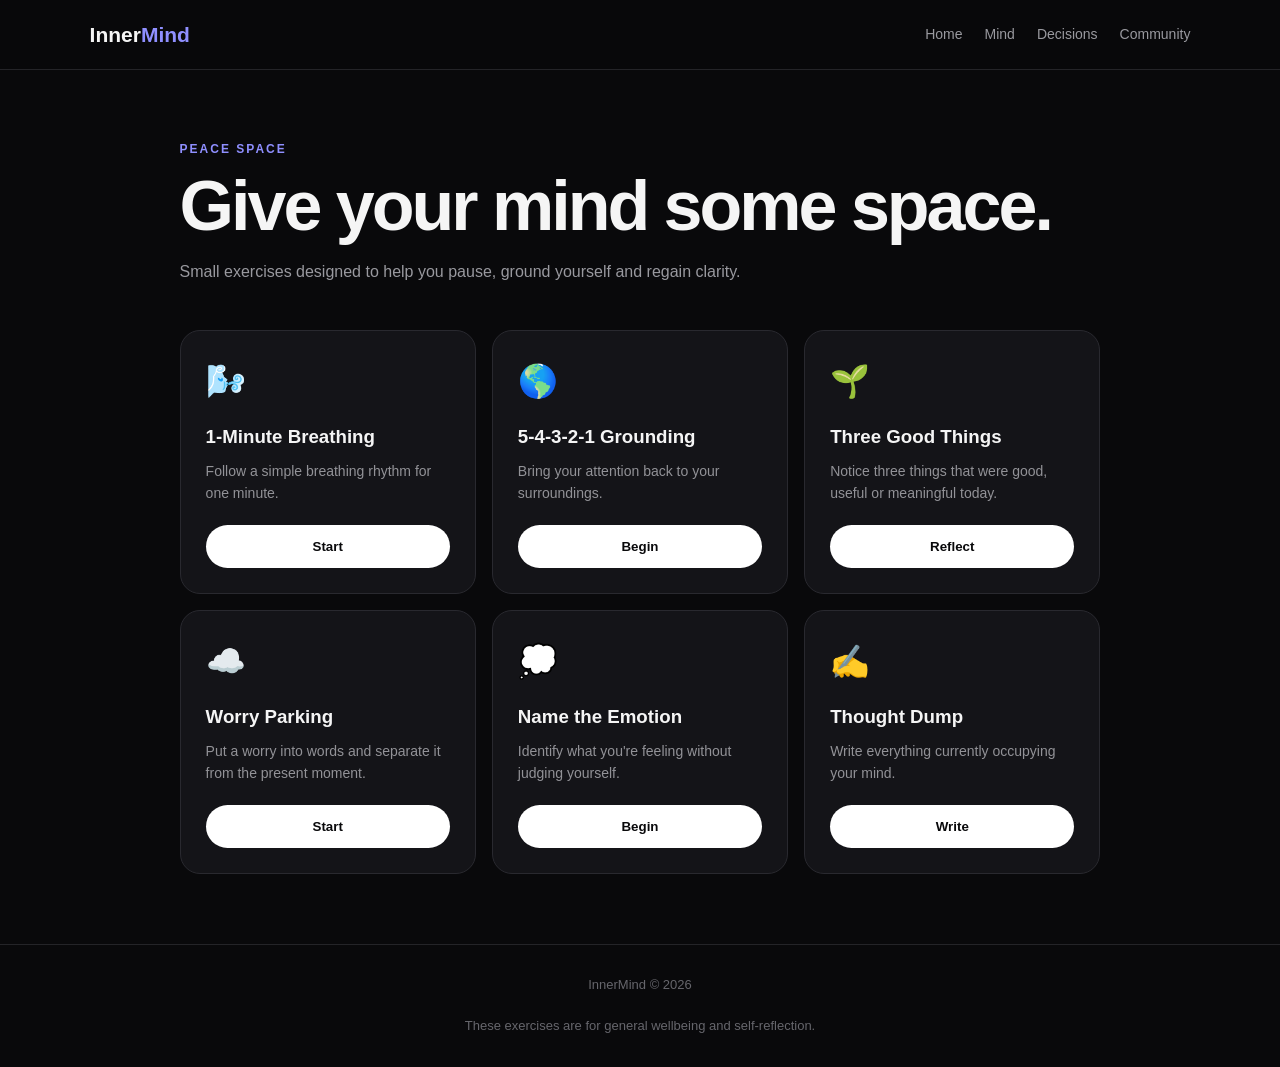
<file: peace.html>
<!DOCTYPE html>
<html lang="en">

<head>

    <meta charset="UTF-8">

    <meta
        name="viewport"
        content="width=device-width, initial-scale=1.0"
    >

    <title>Peace Space — InnerMind</title>

    <link rel="stylesheet" href="style.css">

</head>


<body>


<header class="navbar">

    <a href="index.html" class="brand">
        Inner<span>Mind</span>
    </a>

    <nav class="nav-links">

        <a href="index.html">Home</a>

        <a href="mind.html">Mind</a>

        <a href="decisions.html">Decisions</a>

        <a href="community.html">Community</a>

    </nav>

</header>



<main class="container">


    <div class="page-intro">

        <div class="label">
            PEACE SPACE
        </div>

        <h1>
            Give your mind some space.
        </h1>

        <p class="description">
            Small exercises designed to help you
            pause, ground yourself and regain clarity.
        </p>

    </div>



    <div class="exercise-grid">


        <!-- BREATHING -->

        <div class="exercise-card">

            <div class="exercise-icon">
                🌬️
            </div>

            <h3>
                1-Minute Breathing
            </h3>

            <p>
                Follow a simple breathing rhythm
                for one minute.
            </p>

            <button
                class="primary-button"
                onclick="startBreathing()"
            >
                Start
            </button>

        </div>



        <!-- GROUNDING -->

        <div class="exercise-card">

            <div class="exercise-icon">
                🌎
            </div>

            <h3>
                5-4-3-2-1 Grounding
            </h3>

            <p>
                Bring your attention back to
                your surroundings.
            </p>

            <button
                class="primary-button"
                onclick="startGrounding()"
            >
                Begin
            </button>

        </div>



        <!-- GRATITUDE -->

        <div class="exercise-card">

            <div class="exercise-icon">
                🌱
            </div>

            <h3>
                Three Good Things
            </h3>

            <p>
                Notice three things that were
                good, useful or meaningful today.
            </p>

            <button
                class="primary-button"
                onclick="showExercise('gratitude')"
            >
                Reflect
            </button>

        </div>



        <!-- WORRY -->

        <div class="exercise-card">

            <div class="exercise-icon">
                ☁️
            </div>

            <h3>
                Worry Parking
            </h3>

            <p>
                Put a worry into words and
                separate it from the present moment.
            </p>

            <button
                class="primary-button"
                onclick="showExercise('worry')"
            >
                Start
            </button>

        </div>



        <!-- EMOTION -->

        <div class="exercise-card">

            <div class="exercise-icon">
                💭
            </div>

            <h3>
                Name the Emotion
            </h3>

            <p>
                Identify what you're feeling
                without judging yourself.
            </p>

            <button
                class="primary-button"
                onclick="showExercise('emotion')"
            >
                Begin
            </button>

        </div>



        <!-- THOUGHT DUMP -->

        <div class="exercise-card">

            <div class="exercise-icon">
                ✍️
            </div>

            <h3>
                Thought Dump
            </h3>

            <p>
                Write everything currently
                occupying your mind.
            </p>

            <button
                class="primary-button"
                onclick="showExercise('dump')"
            >
                Write
            </button>

        </div>


    </div>



    <!-- EXERCISE SCREEN -->

    <div
        id="exerciseScreen"
        class="exercise-screen"
        style="display:none;"
    >

        <div
            id="instruction"
            class="instruction"
        >
        </div>

        <div
            id="timer"
            class="timer"
        >
        </div>

        <textarea
            id="exerciseInput"
            placeholder="Write here..."
            style="display:none;"
        ></textarea>

        <br>

        <button
            id="exerciseButton"
            class="primary-button"
            onclick="closeExercise()"
        >
            Done
        </button>

    </div>


</main>



<footer>

    InnerMind © 2026

    <br><br>

    These exercises are for general wellbeing
    and self-reflection.

</footer>



<script>


let breathingInterval;


function startBreathing() {

    const screen =
        document.getElementById("exerciseScreen");

    const instruction =
        document.getElementById("instruction");

    const timer =
        document.getElementById("timer");

    const input =
        document.getElementById("exerciseInput");


    screen.style.display = "block";

    input.style.display = "none";


    let seconds = 60;


    function update() {

        timer.innerText =
            seconds + "s";

        if (seconds <= 45 && seconds > 30) {

            instruction.innerText =
                "Breathe in slowly";

        } else if (seconds <= 30 && seconds > 15) {

            instruction.innerText =
                "Breathe out slowly";

        } else if (seconds <= 15) {

            instruction.innerText =
                "Relax your shoulders";

        } else {

            instruction.innerText =
                "Get comfortable";

        }

        seconds--;

        if (seconds < 0) {

            clearInterval(breathingInterval);

            instruction.innerText =
                "Take one final slow breath.";

            timer.innerText =
                "Complete";

        }

    }


    update();

    clearInterval(breathingInterval);

    breathingInterval =
        setInterval(update, 1000);

}



function startGrounding() {

    const screen =
        document.getElementById("exerciseScreen");

    const instruction =
        document.getElementById("instruction");

    const timer =
        document.getElementById("timer");

    const input =
        document.getElementById("exerciseInput");


    screen.style.display = "block";

    input.style.display = "none";

    timer.innerText = "";

    instruction.innerHTML =

        "Look around you.<br><br>" +

        "Notice:<br>" +

        "5 things you can see<br>" +

        "4 things you can touch<br>" +

        "3 things you can hear<br>" +

        "2 things you can smell<br>" +

        "1 thing you can taste";


}



function showExercise(type) {

    const screen =
        document.getElementById("exerciseScreen");

    const instruction =
        document.getElementById("instruction");

    const timer =
        document.getElementById("timer");

    const input =
        document.getElementById("exerciseInput");


    screen.style.display = "block";

    timer.innerText = "";

    input.style.display = "block";


    const exercises = {

        gratitude:
            "Write three things you appreciate today.",

        worry:
            "Write the worry. Then ask: Is there anything I can realistically do about it today?",

        emotion:
            "Complete this sentence: \"Right now I feel ___ because ___.\"",

        dump:
            "Write whatever is occupying your mind. Don't edit it. Don't judge it."

    };


    instruction.innerText =
        exercises[type];

}



function closeExercise() {

    const screen =
        document.getElementById("exerciseScreen");

    screen.style.display = "none";

    document.getElementById("exerciseInput").value = "";

}

</script>


</body>

  </html>
</file>
<file: style.css>
* {
    box-sizing: border-box;
    margin: 0;
    padding: 0;
}

html {
    scroll-behavior: smooth;
}

body {
    font-family: Arial, sans-serif;
    background: #09090b;
    color: #f5f5f5;
    line-height: 1.6;
}

a {
    text-decoration: none;
    color: inherit;
}

button {
    font-family: inherit;
}

.navbar {
    height: 70px;
    padding: 0 7%;

    display: flex;
    align-items: center;
    justify-content: space-between;

    position: sticky;
    top: 0;
    z-index: 100;

    background: rgba(9, 9, 11, 0.92);
    backdrop-filter: blur(15px);

    border-bottom: 1px solid #242428;
}

.brand {
    font-size: 21px;
    font-weight: 700;
}

.brand span {
    color: #8f8fff;
}

.nav-links {
    display: flex;
    gap: 22px;
}

.nav-links a {
    color: #99999f;
    font-size: 14px;
}

.nav-links a:hover {
    color: white;
}

.container {
    width: 100%;
    max-width: 1100px;
    margin: auto;
    padding: 70px 7%;
}

.page-intro {
    margin-bottom: 45px;
}

.label {
    color: #8f8fff;
    font-size: 12px;
    font-weight: 700;
    letter-spacing: 2px;
    margin-bottom: 12px;
}

h1 {
    font-size: clamp(40px, 7vw, 70px);
    line-height: 1;
    letter-spacing: -3px;
    margin-bottom: 18px;
}

h2 {
    font-size: 30px;
    margin-bottom: 12px;
}

.description {
    color: #99999f;
    max-width: 650px;
}

.card {
    background: #141418;
    border: 1px solid #29292f;
    border-radius: 24px;
    padding: 28px;
    margin-bottom: 22px;
}

.card-title {
    font-size: 22px;
    margin-bottom: 8px;
}

.card-description {
    color: #909096;
    font-size: 14px;
    margin-bottom: 25px;
}

.options {
    display: grid;
    gap: 10px;
}

.option {
    width: 100%;
    padding: 15px 18px;

    text-align: left;

    background: #1d1d22;
    color: white;

    border: 1px solid #303036;
    border-radius: 13px;

    cursor: pointer;

    transition: 0.2s;
}

.option:hover {
    border-color: #8f8fff;
    transform: translateY(-1px);
}

.option.selected {
    border-color: #8f8fff;
    background: #252532;
}

.primary-button {
    background: white;
    color: #09090b;

    border: none;

    padding: 14px 22px;

    border-radius: 100px;

    font-weight: 700;

    cursor: pointer;
}

.secondary-button {
    background: #1d1d22;
    color: white;

    border: 1px solid #303036;

    padding: 14px 22px;

    border-radius: 100px;

    cursor: pointer;
}

.result {
    display: none;

    margin-top: 22px;

    padding: 20px;

    background: #1b1b20;

    border-radius: 16px;

    border: 1px solid #303036;
}

.result.show {
    display: block;
}

.result-title {
    font-size: 18px;
    font-weight: 700;
    margin-bottom: 8px;
}

.result-text {
    color: #b0b0b5;
}

.exercise-grid {
    display: grid;

    grid-template-columns:
        repeat(auto-fit, minmax(240px, 1fr));

    gap: 16px;
}

.exercise-card {
    background: #141418;

    border: 1px solid #29292f;

    border-radius: 20px;

    padding: 25px;
}

.exercise-icon {
    font-size: 32px;
    margin-bottom: 15px;
}

.exercise-card h3 {
    margin-bottom: 8px;
}

.exercise-card p {
    color: #929297;
    font-size: 14px;
    margin-bottom: 20px;
}

.exercise-card button {
    width: 100%;
}

.exercise-screen {
    text-align: center;

    padding: 45px 20px;

    background: #101014;

    border-radius: 20px;

    margin-top: 20px;
}

.timer {
    font-size: 65px;

    font-weight: 700;

    margin: 20px 0;
}

.instruction {
    font-size: 24px;
    margin-bottom: 15px;
}

textarea {
    width: 100%;

    min-height: 150px;

    resize: vertical;

    background: #0d0d10;

    color: white;

    border: 1px solid #303036;

    border-radius: 15px;

    padding: 15px;

    font-family: inherit;

    margin-bottom: 15px;
}

footer {
    border-top: 1px solid #242428;

    padding: 30px 7%;

    text-align: center;

    color: #66666c;

    font-size: 13px;
}

@media (max-width: 700px) {

    .nav-links {
        display: none;
    }

    .container {
        padding: 50px 5%;
    }

    .card {
        padding: 22px;
    }

    h1 {
        letter-spacing: -2px;
    }

  }
</file>
